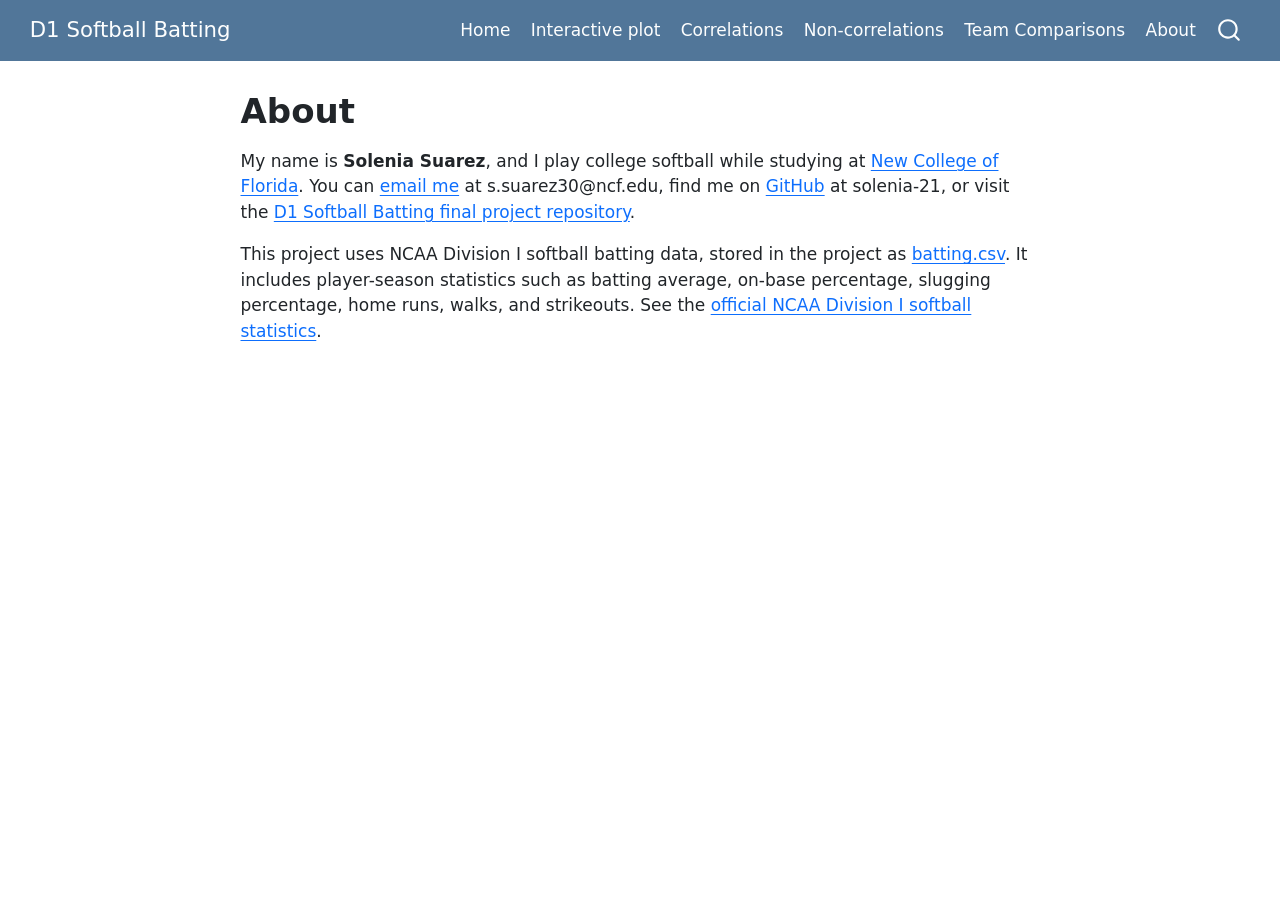
<file: about.html>
<!DOCTYPE html>
<html xmlns="http://www.w3.org/1999/xhtml" lang="en" xml:lang="en"><head>

<meta charset="utf-8">
<meta name="generator" content="quarto-1.10.19">

<meta name="viewport" content="width=device-width, initial-scale=1.0, user-scalable=yes">


<title>About – D1 Softball Batting</title>
<style>
/* Default styles provided by pandoc.
** See https://pandoc.org/MANUAL.html#variables-for-html for config info.
*/
span.smallcaps{font-variant: small-caps;}
div.columns{display: flex; gap: 1.5em;}
div.column{flex: auto;}
@media screen {
div.columns{gap: min(4vw, 1.5em);}
div.column{overflow-x: auto;}
}
div.hanging-indent{margin-left: 1.5em; text-indent: -1.5em;}
ul.task-list{list-style: none;}
ul.task-list li input[type="checkbox"] {
  width: 0.8em;
  margin: 0 0.8em 0.2em -1em; /* quarto-specific, see https://github.com/quarto-dev/quarto-cli/issues/4556 */ 
  vertical-align: middle;
}
</style>


<script src="site_libs/quarto-nav/quarto-nav.js"></script>
<script src="site_libs/quarto-nav/headroom.min.js"></script>
<script src="site_libs/clipboard/clipboard.min.js"></script>
<script src="site_libs/quarto-search/autocomplete.umd.js"></script>
<script src="site_libs/quarto-search/fuse.min.js"></script>
<script src="site_libs/quarto-search/quarto-search.js"></script>
<meta name="quarto:offset" content="./">
<script src="site_libs/quarto-html/quarto.js" type="module"></script>
<script src="site_libs/quarto-html/tabsets/tabsets.js" type="module"></script>
<script src="site_libs/quarto-html/popper.min.js"></script>
<script src="site_libs/quarto-html/tippy.umd.min.js"></script>
<script src="site_libs/quarto-html/anchor.min.js"></script>
<link href="site_libs/quarto-html/tippy.css" rel="stylesheet">
<link href="site_libs/quarto-html/quarto-syntax-highlighting-bf27225e3a48a9273f3daa8f8e829971.css" rel="stylesheet" id="quarto-text-highlighting-styles">
<script src="site_libs/bootstrap/bootstrap.min.js"></script>
<link href="site_libs/bootstrap/bootstrap-icons.css" rel="stylesheet">
<link href="site_libs/bootstrap/bootstrap-8c69f6d005a5e6627934705eb737d028.min.css" rel="stylesheet" append-hash="true" id="quarto-bootstrap" data-mode="light">
<script id="quarto-search-options" type="application/json">{
  "location": "navbar",
  "copy-button": false,
  "collapse-after": 3,
  "panel-placement": "end",
  "type": "overlay",
  "limit": 50,
  "keyboard-shortcut": [
    "f",
    "/",
    "s"
  ],
  "show-item-context": false,
  "language": {
    "search-no-results-text": "No results",
    "search-matching-documents-text": "matching documents",
    "search-copy-link-title": "Copy link to search",
    "search-hide-matches-text": "Hide additional matches",
    "search-more-match-text": "more match in this document",
    "search-more-matches-text": "more matches in this document",
    "search-clear-button-title": "Clear",
    "search-text-placeholder": "",
    "search-detached-cancel-button-title": "Cancel",
    "search-submit-button-title": "Submit",
    "search-label": "Search"
  }
}</script>


</head>

<body class="nav-fixed fullcontent quarto-light">

<div id="quarto-search-results"></div>
  <header id="quarto-header" class="headroom fixed-top">
    <nav class="navbar navbar-expand-lg " data-bs-theme="dark">
      <div class="navbar-container container-fluid">
      <div class="navbar-brand-container mx-auto">
    <a class="navbar-brand" href="./index.html">
    <span class="navbar-title">D1 Softball Batting</span>
    </a>
  </div>
            <div id="quarto-search" class="" title="Search"></div>
          <button class="navbar-toggler" type="button" data-bs-toggle="collapse" data-bs-target="#navbarCollapse" aria-controls="navbarCollapse" role="menu" aria-expanded="false" aria-label="Toggle navigation" onclick="if (window.quartoToggleHeadroom) { window.quartoToggleHeadroom(); }">
  <span class="navbar-toggler-icon"></span>
</button>
          <div class="collapse navbar-collapse" id="navbarCollapse">
            <ul class="navbar-nav navbar-nav-scroll ms-auto">
  <li class="nav-item">
    <a class="nav-link" href="./index.html"> 
<span class="menu-text">Home</span></a>
  </li>  
  <li class="nav-item">
    <a class="nav-link" href="./explorer.html"> 
<span class="menu-text">Interactive plot</span></a>
  </li>  
  <li class="nav-item">
    <a class="nav-link" href="./correlations.html"> 
<span class="menu-text">Correlations</span></a>
  </li>  
  <li class="nav-item">
    <a class="nav-link" href="./non-correlations.html"> 
<span class="menu-text">Non-correlations</span></a>
  </li>  
  <li class="nav-item">
    <a class="nav-link" href="./team-comparisons.html"> 
<span class="menu-text">Team Comparisons</span></a>
  </li>  
  <li class="nav-item">
    <a class="nav-link active" href="./about.html" aria-current="page"> 
<span class="menu-text">About</span></a>
  </li>  
</ul>
          </div> <!-- /navcollapse -->
            <div class="quarto-navbar-tools">
</div>
      </div> <!-- /container-fluid -->
    </nav>
</header>
<!-- content -->
<div id="quarto-content" class="quarto-container page-columns page-rows-contents page-layout-article page-navbar">
<!-- sidebar -->
<!-- margin-sidebar -->
    
<!-- main -->
<main class="content" id="quarto-document-content">

<header id="title-block-header" class="quarto-title-block default">
<div class="quarto-title">
<h1 class="title">About</h1>
</div>



<div class="quarto-title-meta">

    
  
    
  </div>
  


</header>


<p>My name is <strong>Solenia Suarez</strong>, and I play college softball while studying at <a href="https://www.ncf.edu/">New College of Florida</a>. You can <a href="mailto:s.suarez30@ncf.edu">email me</a> at s.suarez30@ncf.edu, find me on <a href="https://github.com/solenia-21">GitHub</a> at solenia-21, or visit the <a href="https://github.com/solenia-21/D1-softball-batting">D1 Softball Batting final project repository</a>.</p>
<p>This project uses NCAA Division I softball batting data, stored in the project as <a href="data/batting.csv">batting.csv</a>. It includes player-season statistics such as batting average, on-base percentage, slugging percentage, home runs, walks, and strikeouts. See the <a href="https://www.ncaa.com/stats/softball/d1">official NCAA Division I softball statistics</a>.</p>



</main> <!-- /main -->
<script id="quarto-html-after-body" type="application/javascript">
  window.document.addEventListener("DOMContentLoaded", function (event) {
    const icon = "";
    const anchorJS = new window.AnchorJS();
    anchorJS.options = {
      placement: 'right',
      icon: icon
    };
    anchorJS.add('.anchored');
    const isCodeAnnotation = (el) => {
      for (const clz of el.classList) {
        if (clz.startsWith('code-annotation-')) {                     
          return true;
        }
      }
      return false;
    }
    const onCopySuccess = function(e) {
      // button target
      const button = e.trigger;
      // don't keep focus
      button.blur();
      // flash "checked"
      button.classList.add('code-copy-button-checked');
      var currentTitle = button.getAttribute("title");
      button.setAttribute("title", "Copied!");
      let tooltip;
      if (window.bootstrap) {
        button.setAttribute("data-bs-toggle", "tooltip");
        button.setAttribute("data-bs-placement", "left");
        button.setAttribute("data-bs-title", "Copied!");
        tooltip = new bootstrap.Tooltip(button, 
          { trigger: "manual", 
            customClass: "code-copy-button-tooltip",
            offset: [0, -8]});
        tooltip.show();    
      }
      setTimeout(function() {
        if (tooltip) {
          tooltip.hide();
          button.removeAttribute("data-bs-title");
          button.removeAttribute("data-bs-toggle");
          button.removeAttribute("data-bs-placement");
        }
        button.setAttribute("title", currentTitle);
        button.classList.remove('code-copy-button-checked');
      }, 1000);
      // clear code selection
      e.clearSelection();
    }
    const getTextToCopy = function(trigger) {
      const outerScaffold = trigger.parentElement.cloneNode(true);
      const codeEl = outerScaffold.querySelector('code');
      for (const childEl of codeEl.children) {
        if (isCodeAnnotation(childEl)) {
          childEl.remove();
        }
      }
      return codeEl.innerText;
    }
    const clipboard = new window.ClipboardJS('.code-copy-button:not([data-in-quarto-modal])', {
      text: getTextToCopy
    });
    clipboard.on('success', onCopySuccess);
    if (window.document.getElementById('quarto-embedded-source-code-modal')) {
      const clipboardModal = new window.ClipboardJS('.code-copy-button[data-in-quarto-modal]', {
        text: getTextToCopy,
        container: window.document.getElementById('quarto-embedded-source-code-modal')
      });
      clipboardModal.on('success', onCopySuccess);
    }
      var localhostRegex = new RegExp(/^(?:http|https):\/\/localhost\:?[0-9]*\//);
      var mailtoRegex = new RegExp(/^mailto:/);
        var filterRegex = new RegExp("https:\/\/solenia-21\.github\.io\/D1-softball-batting\/");
      var isInternal = (href) => {
          return filterRegex.test(href) || localhostRegex.test(href) || mailtoRegex.test(href);
      }
      // Inspect non-navigation links and adorn them if external
     var links = window.document.querySelectorAll('a[href]:not(.nav-link):not(.navbar-brand):not(.toc-action):not(.sidebar-link):not(.sidebar-item-toggle):not(.pagination-link):not(.no-external):not([aria-hidden]):not(.dropdown-item):not(.quarto-navigation-tool):not(.about-link)');
      for (var i=0; i<links.length; i++) {
        const link = links[i];
        if (!isInternal(link.href)) {
          // undo the damage that might have been done by quarto-nav.js in the case of
          // links that we want to consider external
          if (link.dataset.originalHref !== undefined) {
            link.href = link.dataset.originalHref;
          }
        }
      }
    function tippyHover(el, contentFn, onTriggerFn, onUntriggerFn) {
      const config = {
        allowHTML: true,
        maxWidth: 500,
        delay: 100,
        arrow: false,
        appendTo: function(el) {
            return el.parentElement;
        },
        interactive: true,
        interactiveBorder: 10,
        theme: 'quarto',
        placement: 'bottom-start',
      };
      if (contentFn) {
        config.content = contentFn;
      }
      if (onTriggerFn) {
        config.onTrigger = onTriggerFn;
      }
      if (onUntriggerFn) {
        config.onUntrigger = onUntriggerFn;
      }
      window.tippy(el, config); 
    }
    const noterefs = window.document.querySelectorAll('a[role="doc-noteref"]');
    for (var i=0; i<noterefs.length; i++) {
      const ref = noterefs[i];
      tippyHover(ref, function() {
        // use id or data attribute instead here
        let href = ref.getAttribute('data-footnote-href') || ref.getAttribute('href');
        try { href = new URL(href).hash; } catch {}
        const id = href.replace(/^#\/?/, "");
        const note = window.document.getElementById(id);
        if (note) {
          return note.innerHTML;
        } else {
          return "";
        }
      });
    }
    const xrefs = window.document.querySelectorAll('a.quarto-xref');
    const processXRef = (id, note) => {
      // Strip column container classes
      const stripColumnClz = (el) => {
        el.classList.remove("page-full", "page-columns");
        if (el.children) {
          for (const child of el.children) {
            stripColumnClz(child);
          }
        }
      }
      stripColumnClz(note)
      if (id === null || id.startsWith('sec-')) {
        // Special case sections, only their first couple elements
        const container = document.createElement("div");
        if (note.children && note.children.length > 2) {
          container.appendChild(note.children[0].cloneNode(true));
          for (let i = 1; i < note.children.length; i++) {
            const child = note.children[i];
            if (child.tagName === "P" && child.innerText === "") {
              continue;
            } else {
              container.appendChild(child.cloneNode(true));
              break;
            }
          }
          if (window.Quarto?.typesetMath) {
            window.Quarto.typesetMath(container);
          }
          return container.innerHTML
        } else {
          if (window.Quarto?.typesetMath) {
            window.Quarto.typesetMath(note);
          }
          return note.innerHTML;
        }
      } else {
        // Remove any anchor links if they are present
        const anchorLink = note.querySelector('a.anchorjs-link');
        if (anchorLink) {
          anchorLink.remove();
        }
        if (window.Quarto?.typesetMath) {
          window.Quarto.typesetMath(note);
        }
        if (note.classList.contains("callout")) {
          return note.outerHTML;
        } else {
          return note.innerHTML;
        }
      }
    }
    for (var i=0; i<xrefs.length; i++) {
      const xref = xrefs[i];
      tippyHover(xref, undefined, function(instance) {
        instance.disable();
        let url = xref.getAttribute('href');
        let hash = undefined; 
        if (url.startsWith('#')) {
          hash = url;
        } else {
          try { hash = new URL(url).hash; } catch {}
        }
        if (hash) {
          const id = hash.replace(/^#\/?/, "");
          const note = window.document.getElementById(id);
          if (note !== null) {
            try {
              const html = processXRef(id, note.cloneNode(true));
              instance.setContent(html);
            } finally {
              instance.enable();
              instance.show();
            }
          } else {
            // See if we can fetch this
            fetch(url.split('#')[0])
            .then(res => res.text())
            .then(html => {
              const parser = new DOMParser();
              const htmlDoc = parser.parseFromString(html, "text/html");
              const note = htmlDoc.getElementById(id);
              if (note !== null) {
                const html = processXRef(id, note);
                instance.setContent(html);
              } 
            }).finally(() => {
              instance.enable();
              instance.show();
            });
          }
        } else {
          // See if we can fetch a full url (with no hash to target)
          // This is a special case and we should probably do some content thinning / targeting
          fetch(url)
          .then(res => res.text())
          .then(html => {
            const parser = new DOMParser();
            const htmlDoc = parser.parseFromString(html, "text/html");
            const note = htmlDoc.querySelector('main.content');
            if (note !== null) {
              // This should only happen for chapter cross references
              // (since there is no id in the URL)
              // remove the first header
              if (note.children.length > 0 && note.children[0].tagName === "HEADER") {
                note.children[0].remove();
              }
              const html = processXRef(null, note);
              instance.setContent(html);
            } 
          }).finally(() => {
            instance.enable();
            instance.show();
          });
        }
      }, function(instance) {
      });
    }
        let selectedAnnoteEl;
        const selectorForAnnotation = ( cell, annotation) => {
          let cellAttr = 'data-code-cell="' + cell + '"';
          let lineAttr = 'data-code-annotation="' +  annotation + '"';
          const selector = 'span[' + cellAttr + '][' + lineAttr + ']';
          return selector;
        }
        const selectCodeLines = (annoteEl) => {
          const doc = window.document;
          const targetCell = annoteEl.getAttribute("data-target-cell");
          const targetAnnotation = annoteEl.getAttribute("data-target-annotation");
          const annoteSpan = window.document.querySelector(selectorForAnnotation(targetCell, targetAnnotation));
          const lines = annoteSpan.getAttribute("data-code-lines").split(",");
          const lineIds = lines.map((line) => {
            return targetCell + "-" + line;
          })
          let top = null;
          let height = null;
          let parent = null;
          if (lineIds.length > 0) {
              //compute the position of the single el (top and bottom and make a div)
              const el = window.document.getElementById(lineIds[0]);
              top = el.offsetTop;
              height = el.offsetHeight;
              parent = el.parentElement.parentElement;
            if (lineIds.length > 1) {
              const lastEl = window.document.getElementById(lineIds[lineIds.length - 1]);
              const bottom = lastEl.offsetTop + lastEl.offsetHeight;
              height = bottom - top;
            }
            if (top !== null && height !== null && parent !== null) {
              // cook up a div (if necessary) and position it 
              let div = window.document.getElementById("code-annotation-line-highlight");
              if (div === null) {
                div = window.document.createElement("div");
                div.setAttribute("id", "code-annotation-line-highlight");
                div.style.position = 'absolute';
                parent.appendChild(div);
              }
              div.style.top = top - 2 + "px";
              div.style.height = height + 4 + "px";
              div.style.left = 0;
              let gutterDiv = window.document.getElementById("code-annotation-line-highlight-gutter");
              if (gutterDiv === null) {
                gutterDiv = window.document.createElement("div");
                gutterDiv.setAttribute("id", "code-annotation-line-highlight-gutter");
                gutterDiv.style.position = 'absolute';
                const codeCell = window.document.getElementById(targetCell);
                const gutter = codeCell.querySelector('.code-annotation-gutter');
                gutter.appendChild(gutterDiv);
              }
              gutterDiv.style.top = top - 2 + "px";
              gutterDiv.style.height = height + 4 + "px";
            }
            selectedAnnoteEl = annoteEl;
          }
        };
        const unselectCodeLines = () => {
          const elementsIds = ["code-annotation-line-highlight", "code-annotation-line-highlight-gutter"];
          elementsIds.forEach((elId) => {
            const div = window.document.getElementById(elId);
            if (div) {
              div.remove();
            }
          });
          selectedAnnoteEl = undefined;
        };
          // Handle positioning of the toggle
      window.addEventListener(
        "resize",
        throttle(() => {
          elRect = undefined;
          if (selectedAnnoteEl) {
            selectCodeLines(selectedAnnoteEl);
          }
        }, 10)
      );
      function throttle(fn, ms) {
      let throttle = false;
      let timer;
        return (...args) => {
          if(!throttle) { // first call gets through
              fn.apply(this, args);
              throttle = true;
          } else { // all the others get throttled
              if(timer) clearTimeout(timer); // cancel #2
              timer = setTimeout(() => {
                fn.apply(this, args);
                timer = throttle = false;
              }, ms);
          }
        };
      }
        // Attach click handler to the DT
        const annoteDls = window.document.querySelectorAll('dt[data-target-cell]');
        for (const annoteDlNode of annoteDls) {
          annoteDlNode.addEventListener('click', (event) => {
            const clickedEl = event.target;
            if (clickedEl !== selectedAnnoteEl) {
              unselectCodeLines();
              const activeEl = window.document.querySelector('dt[data-target-cell].code-annotation-active');
              if (activeEl) {
                activeEl.classList.remove('code-annotation-active');
              }
              selectCodeLines(clickedEl);
              clickedEl.classList.add('code-annotation-active');
            } else {
              // Unselect the line
              unselectCodeLines();
              clickedEl.classList.remove('code-annotation-active');
            }
          });
        }
    const findCites = (el) => {
      const parentEl = el.parentElement;
      if (parentEl) {
        const cites = parentEl.dataset.cites;
        if (cites) {
          return {
            el,
            cites: cites.split(' ')
          };
        } else {
          return findCites(el.parentElement)
        }
      } else {
        return undefined;
      }
    };
    var bibliorefs = window.document.querySelectorAll('a[role="doc-biblioref"]');
    for (var i=0; i<bibliorefs.length; i++) {
      const ref = bibliorefs[i];
      const citeInfo = findCites(ref);
      if (citeInfo) {
        tippyHover(citeInfo.el, function() {
          var popup = window.document.createElement('div');
          citeInfo.cites.forEach(function(cite) {
            var citeDiv = window.document.createElement('div');
            citeDiv.classList.add('hanging-indent');
            citeDiv.classList.add('csl-entry');
            var biblioDiv = window.document.getElementById('ref-' + cite);
            if (biblioDiv) {
              citeDiv.innerHTML = biblioDiv.innerHTML;
            }
            popup.appendChild(citeDiv);
          });
          return popup.innerHTML;
        });
      }
    }
  });
  </script>
</div> <!-- /content -->




</body></html>
</file>
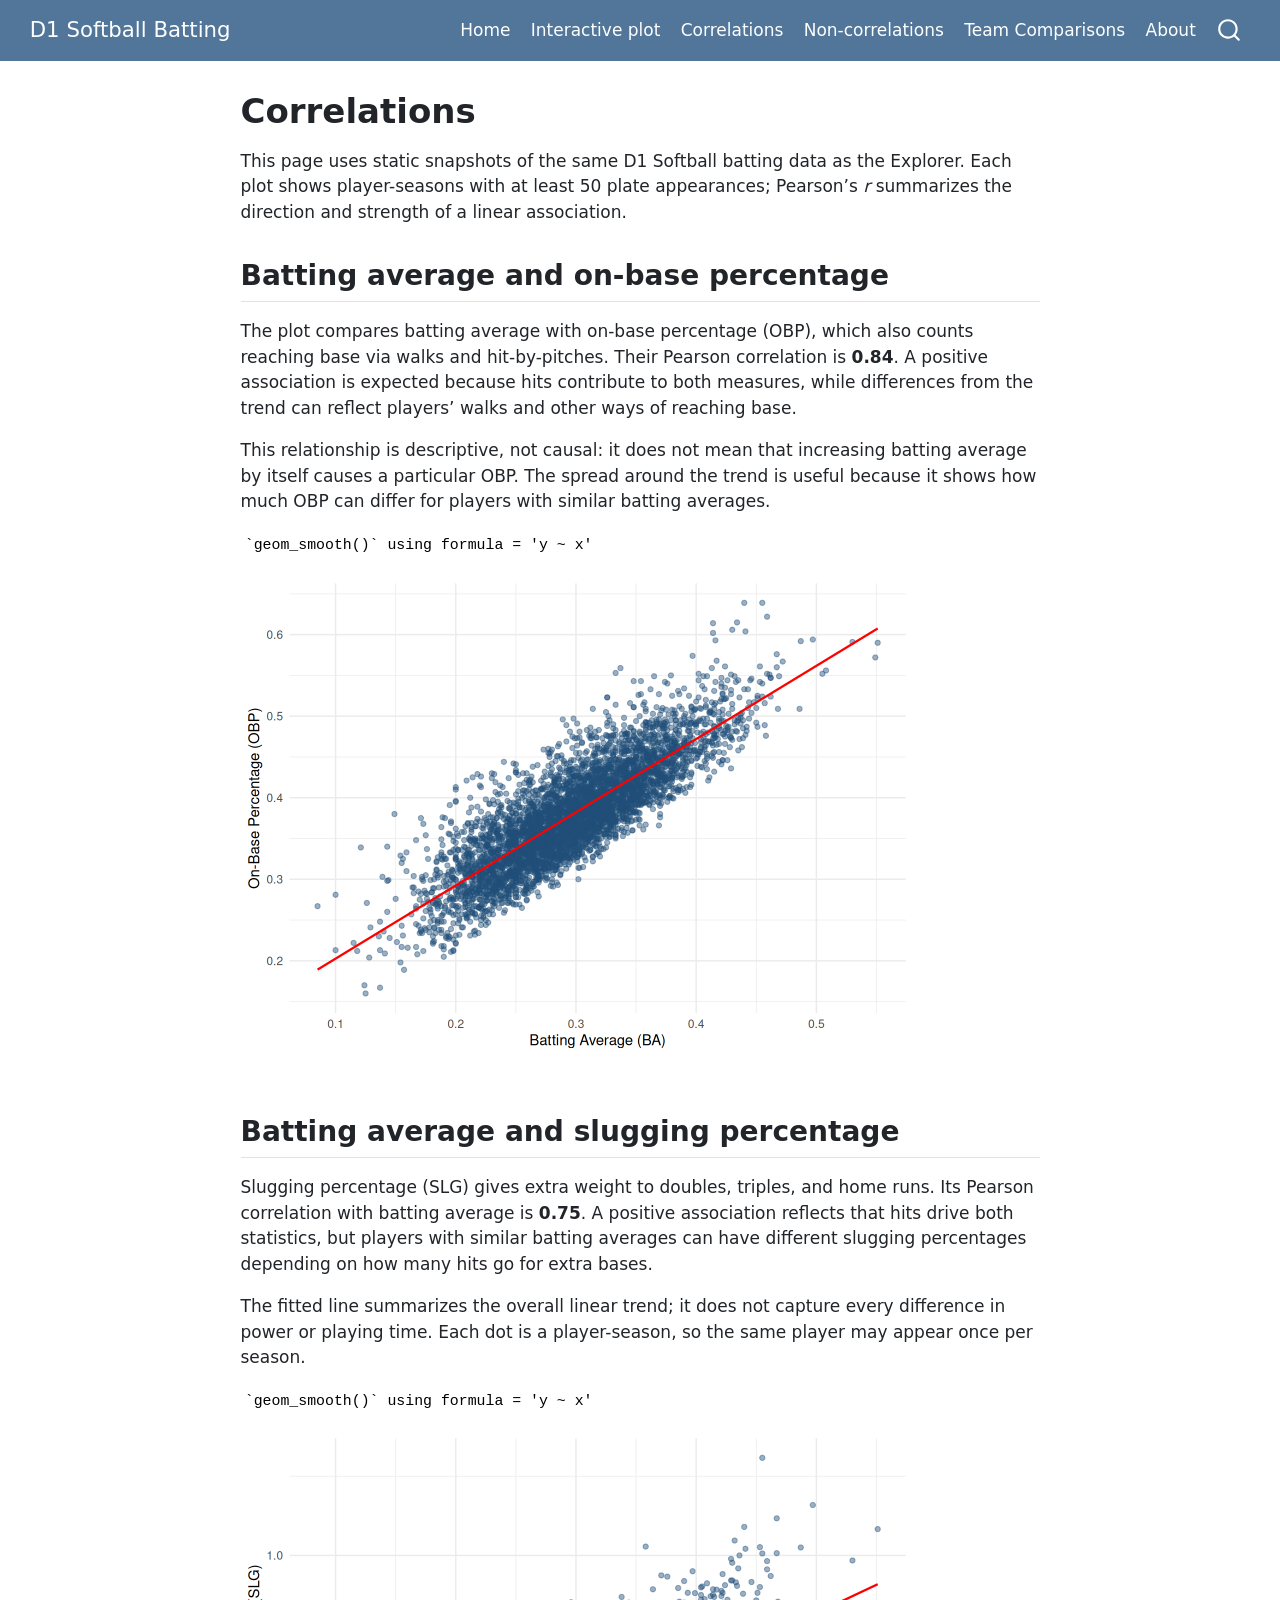
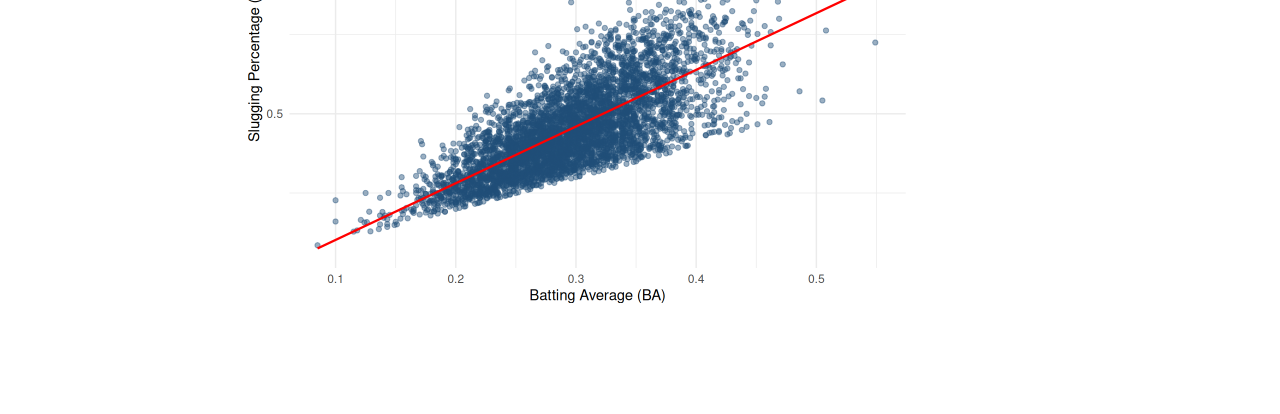
<file: correlations.html>
<!DOCTYPE html>
<html xmlns="http://www.w3.org/1999/xhtml" lang="en" xml:lang="en"><head>

<meta charset="utf-8">
<meta name="generator" content="quarto-1.10.19">

<meta name="viewport" content="width=device-width, initial-scale=1.0, user-scalable=yes">


<title>Correlations – D1 Softball Batting</title>
<style>
/* Default styles provided by pandoc.
** See https://pandoc.org/MANUAL.html#variables-for-html for config info.
*/
span.smallcaps{font-variant: small-caps;}
div.columns{display: flex; gap: 1.5em;}
div.column{flex: auto;}
@media screen {
div.columns{gap: min(4vw, 1.5em);}
div.column{overflow-x: auto;}
}
div.hanging-indent{margin-left: 1.5em; text-indent: -1.5em;}
ul.task-list{list-style: none;}
ul.task-list li input[type="checkbox"] {
  width: 0.8em;
  margin: 0 0.8em 0.2em -1em; /* quarto-specific, see https://github.com/quarto-dev/quarto-cli/issues/4556 */ 
  vertical-align: middle;
}
</style>


<script src="site_libs/quarto-nav/quarto-nav.js"></script>
<script src="site_libs/quarto-nav/headroom.min.js"></script>
<script src="site_libs/clipboard/clipboard.min.js"></script>
<script src="site_libs/quarto-search/autocomplete.umd.js"></script>
<script src="site_libs/quarto-search/fuse.min.js"></script>
<script src="site_libs/quarto-search/quarto-search.js"></script>
<meta name="quarto:offset" content="./">
<script src="site_libs/quarto-html/quarto.js" type="module"></script>
<script src="site_libs/quarto-html/tabsets/tabsets.js" type="module"></script>
<script src="site_libs/quarto-html/popper.min.js"></script>
<script src="site_libs/quarto-html/tippy.umd.min.js"></script>
<script src="site_libs/quarto-html/anchor.min.js"></script>
<link href="site_libs/quarto-html/tippy.css" rel="stylesheet">
<link href="site_libs/quarto-html/quarto-syntax-highlighting-bf27225e3a48a9273f3daa8f8e829971.css" rel="stylesheet" id="quarto-text-highlighting-styles">
<script src="site_libs/bootstrap/bootstrap.min.js"></script>
<link href="site_libs/bootstrap/bootstrap-icons.css" rel="stylesheet">
<link href="site_libs/bootstrap/bootstrap-8c69f6d005a5e6627934705eb737d028.min.css" rel="stylesheet" append-hash="true" id="quarto-bootstrap" data-mode="light">
<script id="quarto-search-options" type="application/json">{
  "location": "navbar",
  "copy-button": false,
  "collapse-after": 3,
  "panel-placement": "end",
  "type": "overlay",
  "limit": 50,
  "keyboard-shortcut": [
    "f",
    "/",
    "s"
  ],
  "show-item-context": false,
  "language": {
    "search-no-results-text": "No results",
    "search-matching-documents-text": "matching documents",
    "search-copy-link-title": "Copy link to search",
    "search-hide-matches-text": "Hide additional matches",
    "search-more-match-text": "more match in this document",
    "search-more-matches-text": "more matches in this document",
    "search-clear-button-title": "Clear",
    "search-text-placeholder": "",
    "search-detached-cancel-button-title": "Cancel",
    "search-submit-button-title": "Submit",
    "search-label": "Search"
  }
}</script>


</head>

<body class="nav-fixed fullcontent quarto-light">

<div id="quarto-search-results"></div>
  <header id="quarto-header" class="headroom fixed-top">
    <nav class="navbar navbar-expand-lg " data-bs-theme="dark">
      <div class="navbar-container container-fluid">
      <div class="navbar-brand-container mx-auto">
    <a class="navbar-brand" href="./index.html">
    <span class="navbar-title">D1 Softball Batting</span>
    </a>
  </div>
            <div id="quarto-search" class="" title="Search"></div>
          <button class="navbar-toggler" type="button" data-bs-toggle="collapse" data-bs-target="#navbarCollapse" aria-controls="navbarCollapse" role="menu" aria-expanded="false" aria-label="Toggle navigation" onclick="if (window.quartoToggleHeadroom) { window.quartoToggleHeadroom(); }">
  <span class="navbar-toggler-icon"></span>
</button>
          <div class="collapse navbar-collapse" id="navbarCollapse">
            <ul class="navbar-nav navbar-nav-scroll ms-auto">
  <li class="nav-item">
    <a class="nav-link" href="./index.html"> 
<span class="menu-text">Home</span></a>
  </li>  
  <li class="nav-item">
    <a class="nav-link" href="./explorer.html"> 
<span class="menu-text">Interactive plot</span></a>
  </li>  
  <li class="nav-item">
    <a class="nav-link active" href="./correlations.html" aria-current="page"> 
<span class="menu-text">Correlations</span></a>
  </li>  
  <li class="nav-item">
    <a class="nav-link" href="./non-correlations.html"> 
<span class="menu-text">Non-correlations</span></a>
  </li>  
  <li class="nav-item">
    <a class="nav-link" href="./team-comparisons.html"> 
<span class="menu-text">Team Comparisons</span></a>
  </li>  
  <li class="nav-item">
    <a class="nav-link" href="./about.html"> 
<span class="menu-text">About</span></a>
  </li>  
</ul>
          </div> <!-- /navcollapse -->
            <div class="quarto-navbar-tools">
</div>
      </div> <!-- /container-fluid -->
    </nav>
</header>
<!-- content -->
<div id="quarto-content" class="quarto-container page-columns page-rows-contents page-layout-article page-navbar">
<!-- sidebar -->
<!-- margin-sidebar -->
    
<!-- main -->
<main class="content" id="quarto-document-content">

<header id="title-block-header" class="quarto-title-block default">
<div class="quarto-title">
<h1 class="title">Correlations</h1>
</div>



<div class="quarto-title-meta">

    
  
    
  </div>
  


</header>


<p>This page uses static snapshots of the same D1 Softball batting data as the Explorer. Each plot shows player-seasons with at least 50 plate appearances; Pearson’s <em>r</em> summarizes the direction and strength of a linear association.</p>
<section id="batting-average-and-on-base-percentage" class="level2">
<h2 class="anchored" data-anchor-id="batting-average-and-on-base-percentage">Batting average and on-base percentage</h2>
<p>The plot compares batting average with on-base percentage (OBP), which also counts reaching base via walks and hit-by-pitches. Their Pearson correlation is <strong>0.84</strong>. A positive association is expected because hits contribute to both measures, while differences from the trend can reflect players’ walks and other ways of reaching base.</p>
<p>This relationship is descriptive, not causal: it does not mean that increasing batting average by itself causes a particular OBP. The spread around the trend is useful because it shows how much OBP can differ for players with similar batting averages.</p>
<div class="cell">
<div class="cell-output cell-output-stderr">
<pre><code>`geom_smooth()` using formula = 'y ~ x'</code></pre>
</div>
<div class="cell-output-display">
<div>
<figure class="figure">
<p><img src="correlations_files/figure-html/unnamed-chunk-1-1.png" class="img-fluid figure-img" width="672"></p>
</figure>
</div>
</div>
</div>
</section>
<section id="batting-average-and-slugging-percentage" class="level2">
<h2 class="anchored" data-anchor-id="batting-average-and-slugging-percentage">Batting average and slugging percentage</h2>
<p>Slugging percentage (SLG) gives extra weight to doubles, triples, and home runs. Its Pearson correlation with batting average is <strong>0.75</strong>. A positive association reflects that hits drive both statistics, but players with similar batting averages can have different slugging percentages depending on how many hits go for extra bases.</p>
<p>The fitted line summarizes the overall linear trend; it does not capture every difference in power or playing time. Each dot is a player-season, so the same player may appear once per season.</p>
<div class="cell">
<div class="cell-output cell-output-stderr">
<pre><code>`geom_smooth()` using formula = 'y ~ x'</code></pre>
</div>
<div class="cell-output-display">
<div>
<figure class="figure">
<p><img src="correlations_files/figure-html/unnamed-chunk-2-1.png" class="img-fluid figure-img" width="672"></p>
</figure>
</div>
</div>
</div>


</section>

</main> <!-- /main -->
<script id="quarto-html-after-body" type="application/javascript">
  window.document.addEventListener("DOMContentLoaded", function (event) {
    const icon = "";
    const anchorJS = new window.AnchorJS();
    anchorJS.options = {
      placement: 'right',
      icon: icon
    };
    anchorJS.add('.anchored');
    const isCodeAnnotation = (el) => {
      for (const clz of el.classList) {
        if (clz.startsWith('code-annotation-')) {                     
          return true;
        }
      }
      return false;
    }
    const onCopySuccess = function(e) {
      // button target
      const button = e.trigger;
      // don't keep focus
      button.blur();
      // flash "checked"
      button.classList.add('code-copy-button-checked');
      var currentTitle = button.getAttribute("title");
      button.setAttribute("title", "Copied!");
      let tooltip;
      if (window.bootstrap) {
        button.setAttribute("data-bs-toggle", "tooltip");
        button.setAttribute("data-bs-placement", "left");
        button.setAttribute("data-bs-title", "Copied!");
        tooltip = new bootstrap.Tooltip(button, 
          { trigger: "manual", 
            customClass: "code-copy-button-tooltip",
            offset: [0, -8]});
        tooltip.show();    
      }
      setTimeout(function() {
        if (tooltip) {
          tooltip.hide();
          button.removeAttribute("data-bs-title");
          button.removeAttribute("data-bs-toggle");
          button.removeAttribute("data-bs-placement");
        }
        button.setAttribute("title", currentTitle);
        button.classList.remove('code-copy-button-checked');
      }, 1000);
      // clear code selection
      e.clearSelection();
    }
    const getTextToCopy = function(trigger) {
      const outerScaffold = trigger.parentElement.cloneNode(true);
      const codeEl = outerScaffold.querySelector('code');
      for (const childEl of codeEl.children) {
        if (isCodeAnnotation(childEl)) {
          childEl.remove();
        }
      }
      return codeEl.innerText;
    }
    const clipboard = new window.ClipboardJS('.code-copy-button:not([data-in-quarto-modal])', {
      text: getTextToCopy
    });
    clipboard.on('success', onCopySuccess);
    if (window.document.getElementById('quarto-embedded-source-code-modal')) {
      const clipboardModal = new window.ClipboardJS('.code-copy-button[data-in-quarto-modal]', {
        text: getTextToCopy,
        container: window.document.getElementById('quarto-embedded-source-code-modal')
      });
      clipboardModal.on('success', onCopySuccess);
    }
      var localhostRegex = new RegExp(/^(?:http|https):\/\/localhost\:?[0-9]*\//);
      var mailtoRegex = new RegExp(/^mailto:/);
        var filterRegex = new RegExp("https:\/\/solenia-21\.github\.io\/D1-softball-batting\/");
      var isInternal = (href) => {
          return filterRegex.test(href) || localhostRegex.test(href) || mailtoRegex.test(href);
      }
      // Inspect non-navigation links and adorn them if external
     var links = window.document.querySelectorAll('a[href]:not(.nav-link):not(.navbar-brand):not(.toc-action):not(.sidebar-link):not(.sidebar-item-toggle):not(.pagination-link):not(.no-external):not([aria-hidden]):not(.dropdown-item):not(.quarto-navigation-tool):not(.about-link)');
      for (var i=0; i<links.length; i++) {
        const link = links[i];
        if (!isInternal(link.href)) {
          // undo the damage that might have been done by quarto-nav.js in the case of
          // links that we want to consider external
          if (link.dataset.originalHref !== undefined) {
            link.href = link.dataset.originalHref;
          }
        }
      }
    function tippyHover(el, contentFn, onTriggerFn, onUntriggerFn) {
      const config = {
        allowHTML: true,
        maxWidth: 500,
        delay: 100,
        arrow: false,
        appendTo: function(el) {
            return el.parentElement;
        },
        interactive: true,
        interactiveBorder: 10,
        theme: 'quarto',
        placement: 'bottom-start',
      };
      if (contentFn) {
        config.content = contentFn;
      }
      if (onTriggerFn) {
        config.onTrigger = onTriggerFn;
      }
      if (onUntriggerFn) {
        config.onUntrigger = onUntriggerFn;
      }
      window.tippy(el, config); 
    }
    const noterefs = window.document.querySelectorAll('a[role="doc-noteref"]');
    for (var i=0; i<noterefs.length; i++) {
      const ref = noterefs[i];
      tippyHover(ref, function() {
        // use id or data attribute instead here
        let href = ref.getAttribute('data-footnote-href') || ref.getAttribute('href');
        try { href = new URL(href).hash; } catch {}
        const id = href.replace(/^#\/?/, "");
        const note = window.document.getElementById(id);
        if (note) {
          return note.innerHTML;
        } else {
          return "";
        }
      });
    }
    const xrefs = window.document.querySelectorAll('a.quarto-xref');
    const processXRef = (id, note) => {
      // Strip column container classes
      const stripColumnClz = (el) => {
        el.classList.remove("page-full", "page-columns");
        if (el.children) {
          for (const child of el.children) {
            stripColumnClz(child);
          }
        }
      }
      stripColumnClz(note)
      if (id === null || id.startsWith('sec-')) {
        // Special case sections, only their first couple elements
        const container = document.createElement("div");
        if (note.children && note.children.length > 2) {
          container.appendChild(note.children[0].cloneNode(true));
          for (let i = 1; i < note.children.length; i++) {
            const child = note.children[i];
            if (child.tagName === "P" && child.innerText === "") {
              continue;
            } else {
              container.appendChild(child.cloneNode(true));
              break;
            }
          }
          if (window.Quarto?.typesetMath) {
            window.Quarto.typesetMath(container);
          }
          return container.innerHTML
        } else {
          if (window.Quarto?.typesetMath) {
            window.Quarto.typesetMath(note);
          }
          return note.innerHTML;
        }
      } else {
        // Remove any anchor links if they are present
        const anchorLink = note.querySelector('a.anchorjs-link');
        if (anchorLink) {
          anchorLink.remove();
        }
        if (window.Quarto?.typesetMath) {
          window.Quarto.typesetMath(note);
        }
        if (note.classList.contains("callout")) {
          return note.outerHTML;
        } else {
          return note.innerHTML;
        }
      }
    }
    for (var i=0; i<xrefs.length; i++) {
      const xref = xrefs[i];
      tippyHover(xref, undefined, function(instance) {
        instance.disable();
        let url = xref.getAttribute('href');
        let hash = undefined; 
        if (url.startsWith('#')) {
          hash = url;
        } else {
          try { hash = new URL(url).hash; } catch {}
        }
        if (hash) {
          const id = hash.replace(/^#\/?/, "");
          const note = window.document.getElementById(id);
          if (note !== null) {
            try {
              const html = processXRef(id, note.cloneNode(true));
              instance.setContent(html);
            } finally {
              instance.enable();
              instance.show();
            }
          } else {
            // See if we can fetch this
            fetch(url.split('#')[0])
            .then(res => res.text())
            .then(html => {
              const parser = new DOMParser();
              const htmlDoc = parser.parseFromString(html, "text/html");
              const note = htmlDoc.getElementById(id);
              if (note !== null) {
                const html = processXRef(id, note);
                instance.setContent(html);
              } 
            }).finally(() => {
              instance.enable();
              instance.show();
            });
          }
        } else {
          // See if we can fetch a full url (with no hash to target)
          // This is a special case and we should probably do some content thinning / targeting
          fetch(url)
          .then(res => res.text())
          .then(html => {
            const parser = new DOMParser();
            const htmlDoc = parser.parseFromString(html, "text/html");
            const note = htmlDoc.querySelector('main.content');
            if (note !== null) {
              // This should only happen for chapter cross references
              // (since there is no id in the URL)
              // remove the first header
              if (note.children.length > 0 && note.children[0].tagName === "HEADER") {
                note.children[0].remove();
              }
              const html = processXRef(null, note);
              instance.setContent(html);
            } 
          }).finally(() => {
            instance.enable();
            instance.show();
          });
        }
      }, function(instance) {
      });
    }
        let selectedAnnoteEl;
        const selectorForAnnotation = ( cell, annotation) => {
          let cellAttr = 'data-code-cell="' + cell + '"';
          let lineAttr = 'data-code-annotation="' +  annotation + '"';
          const selector = 'span[' + cellAttr + '][' + lineAttr + ']';
          return selector;
        }
        const selectCodeLines = (annoteEl) => {
          const doc = window.document;
          const targetCell = annoteEl.getAttribute("data-target-cell");
          const targetAnnotation = annoteEl.getAttribute("data-target-annotation");
          const annoteSpan = window.document.querySelector(selectorForAnnotation(targetCell, targetAnnotation));
          const lines = annoteSpan.getAttribute("data-code-lines").split(",");
          const lineIds = lines.map((line) => {
            return targetCell + "-" + line;
          })
          let top = null;
          let height = null;
          let parent = null;
          if (lineIds.length > 0) {
              //compute the position of the single el (top and bottom and make a div)
              const el = window.document.getElementById(lineIds[0]);
              top = el.offsetTop;
              height = el.offsetHeight;
              parent = el.parentElement.parentElement;
            if (lineIds.length > 1) {
              const lastEl = window.document.getElementById(lineIds[lineIds.length - 1]);
              const bottom = lastEl.offsetTop + lastEl.offsetHeight;
              height = bottom - top;
            }
            if (top !== null && height !== null && parent !== null) {
              // cook up a div (if necessary) and position it 
              let div = window.document.getElementById("code-annotation-line-highlight");
              if (div === null) {
                div = window.document.createElement("div");
                div.setAttribute("id", "code-annotation-line-highlight");
                div.style.position = 'absolute';
                parent.appendChild(div);
              }
              div.style.top = top - 2 + "px";
              div.style.height = height + 4 + "px";
              div.style.left = 0;
              let gutterDiv = window.document.getElementById("code-annotation-line-highlight-gutter");
              if (gutterDiv === null) {
                gutterDiv = window.document.createElement("div");
                gutterDiv.setAttribute("id", "code-annotation-line-highlight-gutter");
                gutterDiv.style.position = 'absolute';
                const codeCell = window.document.getElementById(targetCell);
                const gutter = codeCell.querySelector('.code-annotation-gutter');
                gutter.appendChild(gutterDiv);
              }
              gutterDiv.style.top = top - 2 + "px";
              gutterDiv.style.height = height + 4 + "px";
            }
            selectedAnnoteEl = annoteEl;
          }
        };
        const unselectCodeLines = () => {
          const elementsIds = ["code-annotation-line-highlight", "code-annotation-line-highlight-gutter"];
          elementsIds.forEach((elId) => {
            const div = window.document.getElementById(elId);
            if (div) {
              div.remove();
            }
          });
          selectedAnnoteEl = undefined;
        };
          // Handle positioning of the toggle
      window.addEventListener(
        "resize",
        throttle(() => {
          elRect = undefined;
          if (selectedAnnoteEl) {
            selectCodeLines(selectedAnnoteEl);
          }
        }, 10)
      );
      function throttle(fn, ms) {
      let throttle = false;
      let timer;
        return (...args) => {
          if(!throttle) { // first call gets through
              fn.apply(this, args);
              throttle = true;
          } else { // all the others get throttled
              if(timer) clearTimeout(timer); // cancel #2
              timer = setTimeout(() => {
                fn.apply(this, args);
                timer = throttle = false;
              }, ms);
          }
        };
      }
        // Attach click handler to the DT
        const annoteDls = window.document.querySelectorAll('dt[data-target-cell]');
        for (const annoteDlNode of annoteDls) {
          annoteDlNode.addEventListener('click', (event) => {
            const clickedEl = event.target;
            if (clickedEl !== selectedAnnoteEl) {
              unselectCodeLines();
              const activeEl = window.document.querySelector('dt[data-target-cell].code-annotation-active');
              if (activeEl) {
                activeEl.classList.remove('code-annotation-active');
              }
              selectCodeLines(clickedEl);
              clickedEl.classList.add('code-annotation-active');
            } else {
              // Unselect the line
              unselectCodeLines();
              clickedEl.classList.remove('code-annotation-active');
            }
          });
        }
    const findCites = (el) => {
      const parentEl = el.parentElement;
      if (parentEl) {
        const cites = parentEl.dataset.cites;
        if (cites) {
          return {
            el,
            cites: cites.split(' ')
          };
        } else {
          return findCites(el.parentElement)
        }
      } else {
        return undefined;
      }
    };
    var bibliorefs = window.document.querySelectorAll('a[role="doc-biblioref"]');
    for (var i=0; i<bibliorefs.length; i++) {
      const ref = bibliorefs[i];
      const citeInfo = findCites(ref);
      if (citeInfo) {
        tippyHover(citeInfo.el, function() {
          var popup = window.document.createElement('div');
          citeInfo.cites.forEach(function(cite) {
            var citeDiv = window.document.createElement('div');
            citeDiv.classList.add('hanging-indent');
            citeDiv.classList.add('csl-entry');
            var biblioDiv = window.document.getElementById('ref-' + cite);
            if (biblioDiv) {
              citeDiv.innerHTML = biblioDiv.innerHTML;
            }
            popup.appendChild(citeDiv);
          });
          return popup.innerHTML;
        });
      }
    }
  });
  </script>
</div> <!-- /content -->




</body></html>
</file>
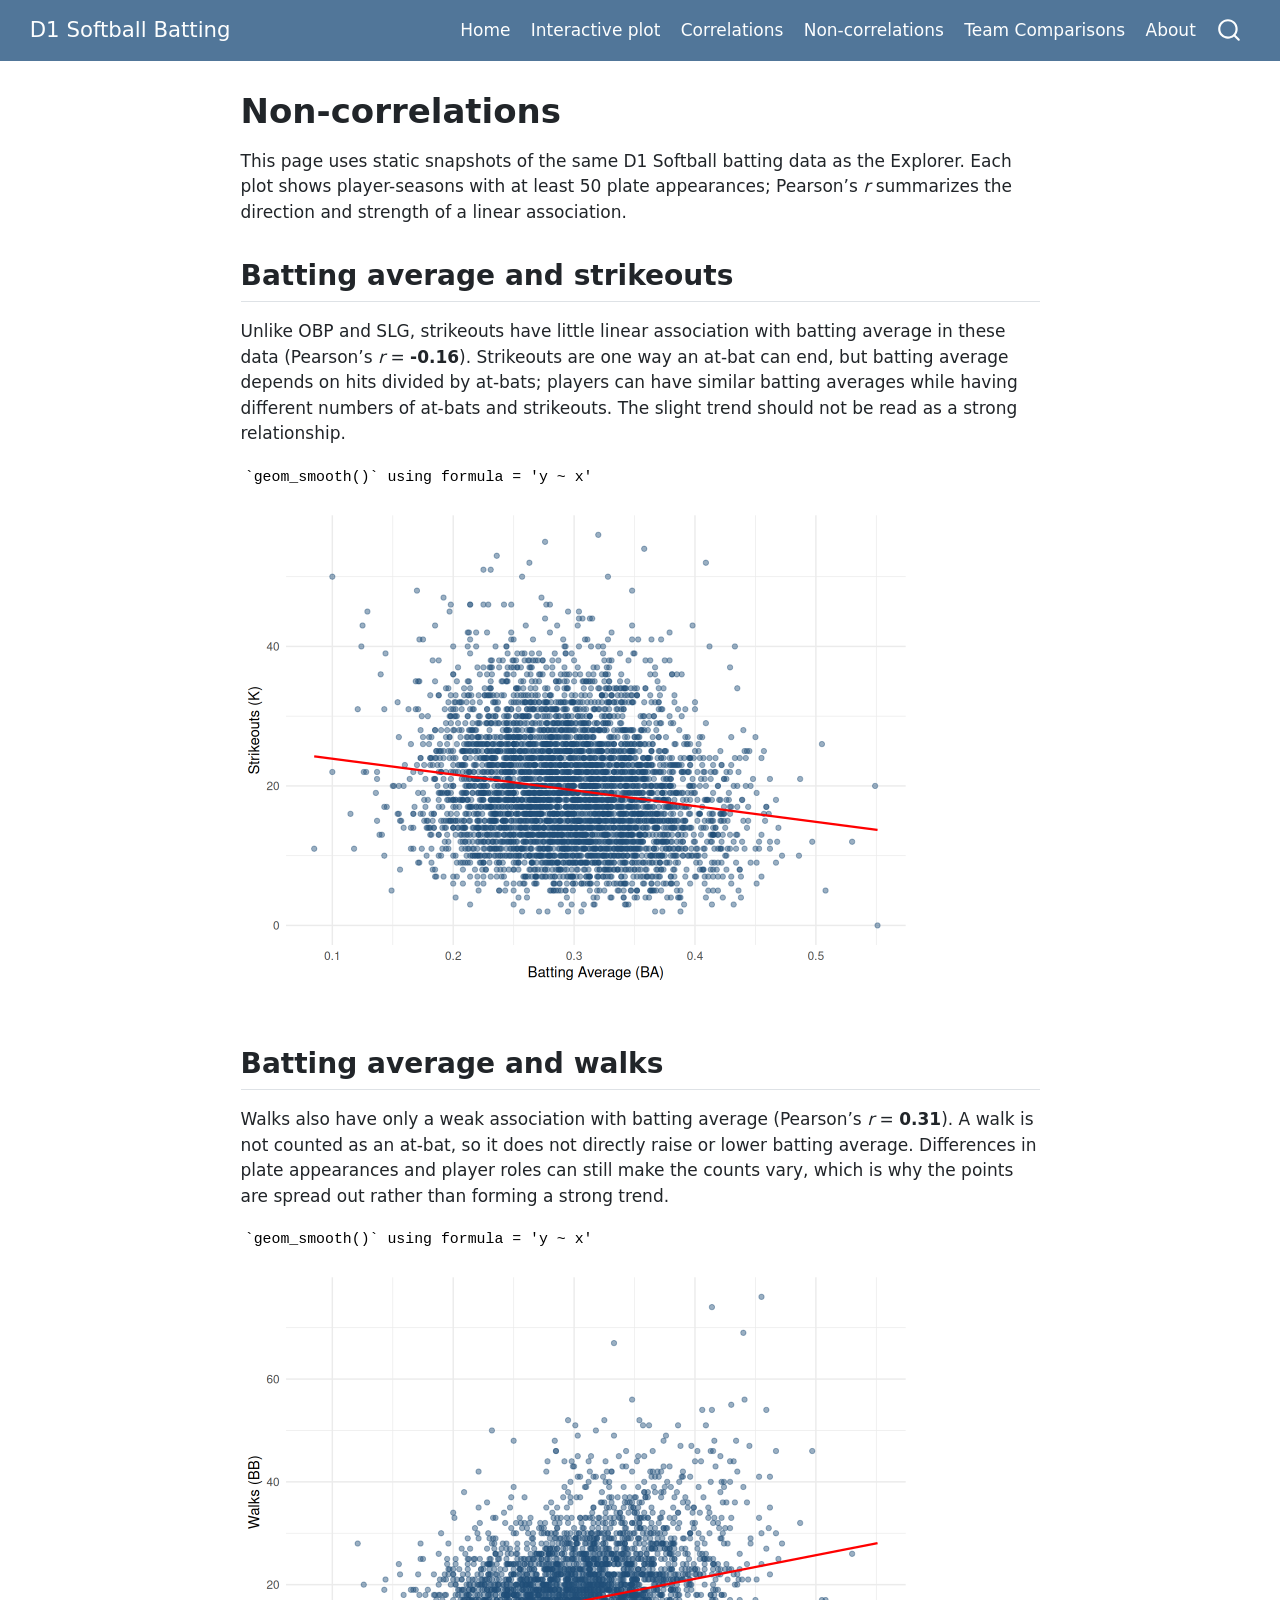
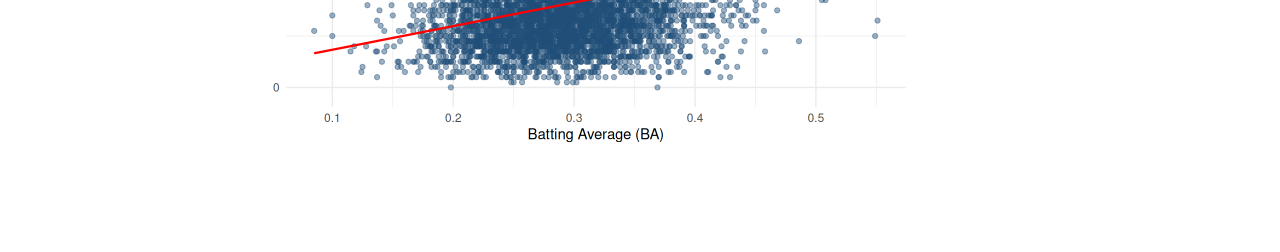
<file: non-correlations.html>
<!DOCTYPE html>
<html xmlns="http://www.w3.org/1999/xhtml" lang="en" xml:lang="en"><head>

<meta charset="utf-8">
<meta name="generator" content="quarto-1.10.19">

<meta name="viewport" content="width=device-width, initial-scale=1.0, user-scalable=yes">


<title>Non-correlations – D1 Softball Batting</title>
<style>
/* Default styles provided by pandoc.
** See https://pandoc.org/MANUAL.html#variables-for-html for config info.
*/
span.smallcaps{font-variant: small-caps;}
div.columns{display: flex; gap: 1.5em;}
div.column{flex: auto;}
@media screen {
div.columns{gap: min(4vw, 1.5em);}
div.column{overflow-x: auto;}
}
div.hanging-indent{margin-left: 1.5em; text-indent: -1.5em;}
ul.task-list{list-style: none;}
ul.task-list li input[type="checkbox"] {
  width: 0.8em;
  margin: 0 0.8em 0.2em -1em; /* quarto-specific, see https://github.com/quarto-dev/quarto-cli/issues/4556 */ 
  vertical-align: middle;
}
</style>


<script src="site_libs/quarto-nav/quarto-nav.js"></script>
<script src="site_libs/quarto-nav/headroom.min.js"></script>
<script src="site_libs/clipboard/clipboard.min.js"></script>
<script src="site_libs/quarto-search/autocomplete.umd.js"></script>
<script src="site_libs/quarto-search/fuse.min.js"></script>
<script src="site_libs/quarto-search/quarto-search.js"></script>
<meta name="quarto:offset" content="./">
<script src="site_libs/quarto-html/quarto.js" type="module"></script>
<script src="site_libs/quarto-html/tabsets/tabsets.js" type="module"></script>
<script src="site_libs/quarto-html/popper.min.js"></script>
<script src="site_libs/quarto-html/tippy.umd.min.js"></script>
<script src="site_libs/quarto-html/anchor.min.js"></script>
<link href="site_libs/quarto-html/tippy.css" rel="stylesheet">
<link href="site_libs/quarto-html/quarto-syntax-highlighting-bf27225e3a48a9273f3daa8f8e829971.css" rel="stylesheet" id="quarto-text-highlighting-styles">
<script src="site_libs/bootstrap/bootstrap.min.js"></script>
<link href="site_libs/bootstrap/bootstrap-icons.css" rel="stylesheet">
<link href="site_libs/bootstrap/bootstrap-8c69f6d005a5e6627934705eb737d028.min.css" rel="stylesheet" append-hash="true" id="quarto-bootstrap" data-mode="light">
<script id="quarto-search-options" type="application/json">{
  "location": "navbar",
  "copy-button": false,
  "collapse-after": 3,
  "panel-placement": "end",
  "type": "overlay",
  "limit": 50,
  "keyboard-shortcut": [
    "f",
    "/",
    "s"
  ],
  "show-item-context": false,
  "language": {
    "search-no-results-text": "No results",
    "search-matching-documents-text": "matching documents",
    "search-copy-link-title": "Copy link to search",
    "search-hide-matches-text": "Hide additional matches",
    "search-more-match-text": "more match in this document",
    "search-more-matches-text": "more matches in this document",
    "search-clear-button-title": "Clear",
    "search-text-placeholder": "",
    "search-detached-cancel-button-title": "Cancel",
    "search-submit-button-title": "Submit",
    "search-label": "Search"
  }
}</script>


</head>

<body class="nav-fixed fullcontent quarto-light">

<div id="quarto-search-results"></div>
  <header id="quarto-header" class="headroom fixed-top">
    <nav class="navbar navbar-expand-lg " data-bs-theme="dark">
      <div class="navbar-container container-fluid">
      <div class="navbar-brand-container mx-auto">
    <a class="navbar-brand" href="./index.html">
    <span class="navbar-title">D1 Softball Batting</span>
    </a>
  </div>
            <div id="quarto-search" class="" title="Search"></div>
          <button class="navbar-toggler" type="button" data-bs-toggle="collapse" data-bs-target="#navbarCollapse" aria-controls="navbarCollapse" role="menu" aria-expanded="false" aria-label="Toggle navigation" onclick="if (window.quartoToggleHeadroom) { window.quartoToggleHeadroom(); }">
  <span class="navbar-toggler-icon"></span>
</button>
          <div class="collapse navbar-collapse" id="navbarCollapse">
            <ul class="navbar-nav navbar-nav-scroll ms-auto">
  <li class="nav-item">
    <a class="nav-link" href="./index.html"> 
<span class="menu-text">Home</span></a>
  </li>  
  <li class="nav-item">
    <a class="nav-link" href="./explorer.html"> 
<span class="menu-text">Interactive plot</span></a>
  </li>  
  <li class="nav-item">
    <a class="nav-link" href="./correlations.html"> 
<span class="menu-text">Correlations</span></a>
  </li>  
  <li class="nav-item">
    <a class="nav-link active" href="./non-correlations.html" aria-current="page"> 
<span class="menu-text">Non-correlations</span></a>
  </li>  
  <li class="nav-item">
    <a class="nav-link" href="./team-comparisons.html"> 
<span class="menu-text">Team Comparisons</span></a>
  </li>  
  <li class="nav-item">
    <a class="nav-link" href="./about.html"> 
<span class="menu-text">About</span></a>
  </li>  
</ul>
          </div> <!-- /navcollapse -->
            <div class="quarto-navbar-tools">
</div>
      </div> <!-- /container-fluid -->
    </nav>
</header>
<!-- content -->
<div id="quarto-content" class="quarto-container page-columns page-rows-contents page-layout-article page-navbar">
<!-- sidebar -->
<!-- margin-sidebar -->
    
<!-- main -->
<main class="content" id="quarto-document-content">

<header id="title-block-header" class="quarto-title-block default">
<div class="quarto-title">
<h1 class="title">Non-correlations</h1>
</div>



<div class="quarto-title-meta">

    
  
    
  </div>
  


</header>


<p>This page uses static snapshots of the same D1 Softball batting data as the Explorer. Each plot shows player-seasons with at least 50 plate appearances; Pearson’s <em>r</em> summarizes the direction and strength of a linear association.</p>
<section id="batting-average-and-strikeouts" class="level2">
<h2 class="anchored" data-anchor-id="batting-average-and-strikeouts">Batting average and strikeouts</h2>
<p>Unlike OBP and SLG, strikeouts have little linear association with batting average in these data (Pearson’s <em>r</em> = <strong>-0.16</strong>). Strikeouts are one way an at-bat can end, but batting average depends on hits divided by at-bats; players can have similar batting averages while having different numbers of at-bats and strikeouts. The slight trend should not be read as a strong relationship.</p>
<div class="cell">
<div class="cell-output cell-output-stderr">
<pre><code>`geom_smooth()` using formula = 'y ~ x'</code></pre>
</div>
<div class="cell-output-display">
<div>
<figure class="figure">
<p><img src="non-correlations_files/figure-html/unnamed-chunk-1-1.png" class="img-fluid figure-img" width="672"></p>
</figure>
</div>
</div>
</div>
</section>
<section id="batting-average-and-walks" class="level2">
<h2 class="anchored" data-anchor-id="batting-average-and-walks">Batting average and walks</h2>
<p>Walks also have only a weak association with batting average (Pearson’s <em>r</em> = <strong>0.31</strong>). A walk is not counted as an at-bat, so it does not directly raise or lower batting average. Differences in plate appearances and player roles can still make the counts vary, which is why the points are spread out rather than forming a strong trend.</p>
<div class="cell">
<div class="cell-output cell-output-stderr">
<pre><code>`geom_smooth()` using formula = 'y ~ x'</code></pre>
</div>
<div class="cell-output-display">
<div>
<figure class="figure">
<p><img src="non-correlations_files/figure-html/unnamed-chunk-2-1.png" class="img-fluid figure-img" width="672"></p>
</figure>
</div>
</div>
</div>


</section>

</main> <!-- /main -->
<script id="quarto-html-after-body" type="application/javascript">
  window.document.addEventListener("DOMContentLoaded", function (event) {
    const icon = "";
    const anchorJS = new window.AnchorJS();
    anchorJS.options = {
      placement: 'right',
      icon: icon
    };
    anchorJS.add('.anchored');
    const isCodeAnnotation = (el) => {
      for (const clz of el.classList) {
        if (clz.startsWith('code-annotation-')) {                     
          return true;
        }
      }
      return false;
    }
    const onCopySuccess = function(e) {
      // button target
      const button = e.trigger;
      // don't keep focus
      button.blur();
      // flash "checked"
      button.classList.add('code-copy-button-checked');
      var currentTitle = button.getAttribute("title");
      button.setAttribute("title", "Copied!");
      let tooltip;
      if (window.bootstrap) {
        button.setAttribute("data-bs-toggle", "tooltip");
        button.setAttribute("data-bs-placement", "left");
        button.setAttribute("data-bs-title", "Copied!");
        tooltip = new bootstrap.Tooltip(button, 
          { trigger: "manual", 
            customClass: "code-copy-button-tooltip",
            offset: [0, -8]});
        tooltip.show();    
      }
      setTimeout(function() {
        if (tooltip) {
          tooltip.hide();
          button.removeAttribute("data-bs-title");
          button.removeAttribute("data-bs-toggle");
          button.removeAttribute("data-bs-placement");
        }
        button.setAttribute("title", currentTitle);
        button.classList.remove('code-copy-button-checked');
      }, 1000);
      // clear code selection
      e.clearSelection();
    }
    const getTextToCopy = function(trigger) {
      const outerScaffold = trigger.parentElement.cloneNode(true);
      const codeEl = outerScaffold.querySelector('code');
      for (const childEl of codeEl.children) {
        if (isCodeAnnotation(childEl)) {
          childEl.remove();
        }
      }
      return codeEl.innerText;
    }
    const clipboard = new window.ClipboardJS('.code-copy-button:not([data-in-quarto-modal])', {
      text: getTextToCopy
    });
    clipboard.on('success', onCopySuccess);
    if (window.document.getElementById('quarto-embedded-source-code-modal')) {
      const clipboardModal = new window.ClipboardJS('.code-copy-button[data-in-quarto-modal]', {
        text: getTextToCopy,
        container: window.document.getElementById('quarto-embedded-source-code-modal')
      });
      clipboardModal.on('success', onCopySuccess);
    }
      var localhostRegex = new RegExp(/^(?:http|https):\/\/localhost\:?[0-9]*\//);
      var mailtoRegex = new RegExp(/^mailto:/);
        var filterRegex = new RegExp("https:\/\/solenia-21\.github\.io\/D1-softball-batting\/");
      var isInternal = (href) => {
          return filterRegex.test(href) || localhostRegex.test(href) || mailtoRegex.test(href);
      }
      // Inspect non-navigation links and adorn them if external
     var links = window.document.querySelectorAll('a[href]:not(.nav-link):not(.navbar-brand):not(.toc-action):not(.sidebar-link):not(.sidebar-item-toggle):not(.pagination-link):not(.no-external):not([aria-hidden]):not(.dropdown-item):not(.quarto-navigation-tool):not(.about-link)');
      for (var i=0; i<links.length; i++) {
        const link = links[i];
        if (!isInternal(link.href)) {
          // undo the damage that might have been done by quarto-nav.js in the case of
          // links that we want to consider external
          if (link.dataset.originalHref !== undefined) {
            link.href = link.dataset.originalHref;
          }
        }
      }
    function tippyHover(el, contentFn, onTriggerFn, onUntriggerFn) {
      const config = {
        allowHTML: true,
        maxWidth: 500,
        delay: 100,
        arrow: false,
        appendTo: function(el) {
            return el.parentElement;
        },
        interactive: true,
        interactiveBorder: 10,
        theme: 'quarto',
        placement: 'bottom-start',
      };
      if (contentFn) {
        config.content = contentFn;
      }
      if (onTriggerFn) {
        config.onTrigger = onTriggerFn;
      }
      if (onUntriggerFn) {
        config.onUntrigger = onUntriggerFn;
      }
      window.tippy(el, config); 
    }
    const noterefs = window.document.querySelectorAll('a[role="doc-noteref"]');
    for (var i=0; i<noterefs.length; i++) {
      const ref = noterefs[i];
      tippyHover(ref, function() {
        // use id or data attribute instead here
        let href = ref.getAttribute('data-footnote-href') || ref.getAttribute('href');
        try { href = new URL(href).hash; } catch {}
        const id = href.replace(/^#\/?/, "");
        const note = window.document.getElementById(id);
        if (note) {
          return note.innerHTML;
        } else {
          return "";
        }
      });
    }
    const xrefs = window.document.querySelectorAll('a.quarto-xref');
    const processXRef = (id, note) => {
      // Strip column container classes
      const stripColumnClz = (el) => {
        el.classList.remove("page-full", "page-columns");
        if (el.children) {
          for (const child of el.children) {
            stripColumnClz(child);
          }
        }
      }
      stripColumnClz(note)
      if (id === null || id.startsWith('sec-')) {
        // Special case sections, only their first couple elements
        const container = document.createElement("div");
        if (note.children && note.children.length > 2) {
          container.appendChild(note.children[0].cloneNode(true));
          for (let i = 1; i < note.children.length; i++) {
            const child = note.children[i];
            if (child.tagName === "P" && child.innerText === "") {
              continue;
            } else {
              container.appendChild(child.cloneNode(true));
              break;
            }
          }
          if (window.Quarto?.typesetMath) {
            window.Quarto.typesetMath(container);
          }
          return container.innerHTML
        } else {
          if (window.Quarto?.typesetMath) {
            window.Quarto.typesetMath(note);
          }
          return note.innerHTML;
        }
      } else {
        // Remove any anchor links if they are present
        const anchorLink = note.querySelector('a.anchorjs-link');
        if (anchorLink) {
          anchorLink.remove();
        }
        if (window.Quarto?.typesetMath) {
          window.Quarto.typesetMath(note);
        }
        if (note.classList.contains("callout")) {
          return note.outerHTML;
        } else {
          return note.innerHTML;
        }
      }
    }
    for (var i=0; i<xrefs.length; i++) {
      const xref = xrefs[i];
      tippyHover(xref, undefined, function(instance) {
        instance.disable();
        let url = xref.getAttribute('href');
        let hash = undefined; 
        if (url.startsWith('#')) {
          hash = url;
        } else {
          try { hash = new URL(url).hash; } catch {}
        }
        if (hash) {
          const id = hash.replace(/^#\/?/, "");
          const note = window.document.getElementById(id);
          if (note !== null) {
            try {
              const html = processXRef(id, note.cloneNode(true));
              instance.setContent(html);
            } finally {
              instance.enable();
              instance.show();
            }
          } else {
            // See if we can fetch this
            fetch(url.split('#')[0])
            .then(res => res.text())
            .then(html => {
              const parser = new DOMParser();
              const htmlDoc = parser.parseFromString(html, "text/html");
              const note = htmlDoc.getElementById(id);
              if (note !== null) {
                const html = processXRef(id, note);
                instance.setContent(html);
              } 
            }).finally(() => {
              instance.enable();
              instance.show();
            });
          }
        } else {
          // See if we can fetch a full url (with no hash to target)
          // This is a special case and we should probably do some content thinning / targeting
          fetch(url)
          .then(res => res.text())
          .then(html => {
            const parser = new DOMParser();
            const htmlDoc = parser.parseFromString(html, "text/html");
            const note = htmlDoc.querySelector('main.content');
            if (note !== null) {
              // This should only happen for chapter cross references
              // (since there is no id in the URL)
              // remove the first header
              if (note.children.length > 0 && note.children[0].tagName === "HEADER") {
                note.children[0].remove();
              }
              const html = processXRef(null, note);
              instance.setContent(html);
            } 
          }).finally(() => {
            instance.enable();
            instance.show();
          });
        }
      }, function(instance) {
      });
    }
        let selectedAnnoteEl;
        const selectorForAnnotation = ( cell, annotation) => {
          let cellAttr = 'data-code-cell="' + cell + '"';
          let lineAttr = 'data-code-annotation="' +  annotation + '"';
          const selector = 'span[' + cellAttr + '][' + lineAttr + ']';
          return selector;
        }
        const selectCodeLines = (annoteEl) => {
          const doc = window.document;
          const targetCell = annoteEl.getAttribute("data-target-cell");
          const targetAnnotation = annoteEl.getAttribute("data-target-annotation");
          const annoteSpan = window.document.querySelector(selectorForAnnotation(targetCell, targetAnnotation));
          const lines = annoteSpan.getAttribute("data-code-lines").split(",");
          const lineIds = lines.map((line) => {
            return targetCell + "-" + line;
          })
          let top = null;
          let height = null;
          let parent = null;
          if (lineIds.length > 0) {
              //compute the position of the single el (top and bottom and make a div)
              const el = window.document.getElementById(lineIds[0]);
              top = el.offsetTop;
              height = el.offsetHeight;
              parent = el.parentElement.parentElement;
            if (lineIds.length > 1) {
              const lastEl = window.document.getElementById(lineIds[lineIds.length - 1]);
              const bottom = lastEl.offsetTop + lastEl.offsetHeight;
              height = bottom - top;
            }
            if (top !== null && height !== null && parent !== null) {
              // cook up a div (if necessary) and position it 
              let div = window.document.getElementById("code-annotation-line-highlight");
              if (div === null) {
                div = window.document.createElement("div");
                div.setAttribute("id", "code-annotation-line-highlight");
                div.style.position = 'absolute';
                parent.appendChild(div);
              }
              div.style.top = top - 2 + "px";
              div.style.height = height + 4 + "px";
              div.style.left = 0;
              let gutterDiv = window.document.getElementById("code-annotation-line-highlight-gutter");
              if (gutterDiv === null) {
                gutterDiv = window.document.createElement("div");
                gutterDiv.setAttribute("id", "code-annotation-line-highlight-gutter");
                gutterDiv.style.position = 'absolute';
                const codeCell = window.document.getElementById(targetCell);
                const gutter = codeCell.querySelector('.code-annotation-gutter');
                gutter.appendChild(gutterDiv);
              }
              gutterDiv.style.top = top - 2 + "px";
              gutterDiv.style.height = height + 4 + "px";
            }
            selectedAnnoteEl = annoteEl;
          }
        };
        const unselectCodeLines = () => {
          const elementsIds = ["code-annotation-line-highlight", "code-annotation-line-highlight-gutter"];
          elementsIds.forEach((elId) => {
            const div = window.document.getElementById(elId);
            if (div) {
              div.remove();
            }
          });
          selectedAnnoteEl = undefined;
        };
          // Handle positioning of the toggle
      window.addEventListener(
        "resize",
        throttle(() => {
          elRect = undefined;
          if (selectedAnnoteEl) {
            selectCodeLines(selectedAnnoteEl);
          }
        }, 10)
      );
      function throttle(fn, ms) {
      let throttle = false;
      let timer;
        return (...args) => {
          if(!throttle) { // first call gets through
              fn.apply(this, args);
              throttle = true;
          } else { // all the others get throttled
              if(timer) clearTimeout(timer); // cancel #2
              timer = setTimeout(() => {
                fn.apply(this, args);
                timer = throttle = false;
              }, ms);
          }
        };
      }
        // Attach click handler to the DT
        const annoteDls = window.document.querySelectorAll('dt[data-target-cell]');
        for (const annoteDlNode of annoteDls) {
          annoteDlNode.addEventListener('click', (event) => {
            const clickedEl = event.target;
            if (clickedEl !== selectedAnnoteEl) {
              unselectCodeLines();
              const activeEl = window.document.querySelector('dt[data-target-cell].code-annotation-active');
              if (activeEl) {
                activeEl.classList.remove('code-annotation-active');
              }
              selectCodeLines(clickedEl);
              clickedEl.classList.add('code-annotation-active');
            } else {
              // Unselect the line
              unselectCodeLines();
              clickedEl.classList.remove('code-annotation-active');
            }
          });
        }
    const findCites = (el) => {
      const parentEl = el.parentElement;
      if (parentEl) {
        const cites = parentEl.dataset.cites;
        if (cites) {
          return {
            el,
            cites: cites.split(' ')
          };
        } else {
          return findCites(el.parentElement)
        }
      } else {
        return undefined;
      }
    };
    var bibliorefs = window.document.querySelectorAll('a[role="doc-biblioref"]');
    for (var i=0; i<bibliorefs.length; i++) {
      const ref = bibliorefs[i];
      const citeInfo = findCites(ref);
      if (citeInfo) {
        tippyHover(citeInfo.el, function() {
          var popup = window.document.createElement('div');
          citeInfo.cites.forEach(function(cite) {
            var citeDiv = window.document.createElement('div');
            citeDiv.classList.add('hanging-indent');
            citeDiv.classList.add('csl-entry');
            var biblioDiv = window.document.getElementById('ref-' + cite);
            if (biblioDiv) {
              citeDiv.innerHTML = biblioDiv.innerHTML;
            }
            popup.appendChild(citeDiv);
          });
          return popup.innerHTML;
        });
      }
    }
  });
  </script>
</div> <!-- /content -->




</body></html>
</file>
<file: site_libs/quarto-html/tippy.css>
.tippy-box[data-animation=fade][data-state=hidden]{opacity:0}[data-tippy-root]{max-width:calc(100vw - 10px)}.tippy-box{position:relative;background-color:#333;color:#fff;border-radius:4px;font-size:14px;line-height:1.4;white-space:normal;outline:0;transition-property:transform,visibility,opacity}.tippy-box[data-placement^=top]>.tippy-arrow{bottom:0}.tippy-box[data-placement^=top]>.tippy-arrow:before{bottom:-7px;left:0;border-width:8px 8px 0;border-top-color:initial;transform-origin:center top}.tippy-box[data-placement^=bottom]>.tippy-arrow{top:0}.tippy-box[data-placement^=bottom]>.tippy-arrow:before{top:-7px;left:0;border-width:0 8px 8px;border-bottom-color:initial;transform-origin:center bottom}.tippy-box[data-placement^=left]>.tippy-arrow{right:0}.tippy-box[data-placement^=left]>.tippy-arrow:before{border-width:8px 0 8px 8px;border-left-color:initial;right:-7px;transform-origin:center left}.tippy-box[data-placement^=right]>.tippy-arrow{left:0}.tippy-box[data-placement^=right]>.tippy-arrow:before{left:-7px;border-width:8px 8px 8px 0;border-right-color:initial;transform-origin:center right}.tippy-box[data-inertia][data-state=visible]{transition-timing-function:cubic-bezier(.54,1.5,.38,1.11)}.tippy-arrow{width:16px;height:16px;color:#333}.tippy-arrow:before{content:"";position:absolute;border-color:transparent;border-style:solid}.tippy-content{position:relative;padding:5px 9px;z-index:1}
</file>
<file: site_libs/quarto-html/quarto-syntax-highlighting-bf27225e3a48a9273f3daa8f8e829971.css>
/* quarto syntax highlight colors */
:root {
  --quarto-hl-ot-color: #003B4F;
  --quarto-hl-at-color: #657422;
  --quarto-hl-ss-color: #20794D;
  --quarto-hl-an-color: #5E5E5E;
  --quarto-hl-fu-color: #4758AB;
  --quarto-hl-st-color: #20794D;
  --quarto-hl-cf-color: #003B4F;
  --quarto-hl-op-color: #5E5E5E;
  --quarto-hl-er-color: #AD0000;
  --quarto-hl-bn-color: #AD0000;
  --quarto-hl-al-color: #AD0000;
  --quarto-hl-va-color: #111111;
  --quarto-hl-bu-color: inherit;
  --quarto-hl-ex-color: inherit;
  --quarto-hl-pp-color: #AD0000;
  --quarto-hl-in-color: #5E5E5E;
  --quarto-hl-vs-color: #20794D;
  --quarto-hl-wa-color: #5E5E5E;
  --quarto-hl-do-color: #5E5E5E;
  --quarto-hl-im-color: #00769E;
  --quarto-hl-ch-color: #20794D;
  --quarto-hl-dt-color: #AD0000;
  --quarto-hl-fl-color: #AD0000;
  --quarto-hl-co-color: #5E5E5E;
  --quarto-hl-cv-color: #5E5E5E;
  --quarto-hl-cn-color: #8f5902;
  --quarto-hl-sc-color: #5E5E5E;
  --quarto-hl-dv-color: #AD0000;
  --quarto-hl-kw-color: #003B4F;
}

/* other quarto variables */
:root {
  --quarto-font-monospace: SFMono-Regular, Menlo, Monaco, Consolas, "Liberation Mono", "Courier New", monospace;
}

/* syntax highlight based on Pandoc's rules */
pre > code.sourceCode > span {
  color: #003B4F;
}

code.sourceCode > span {
  color: #003B4F;
}

div.sourceCode,
div.sourceCode pre.sourceCode {
  color: #003B4F;
}

/* Normal */
code span {
  color: #003B4F;
}

/* Alert */
code span.al {
  color: #AD0000;
  font-style: inherit;
}

/* Annotation */
code span.an {
  color: #5E5E5E;
  font-style: inherit;
}

/* Attribute */
code span.at {
  color: #657422;
  font-style: inherit;
}

/* BaseN */
code span.bn {
  color: #AD0000;
  font-style: inherit;
}

/* BuiltIn */
code span.bu {
  font-style: inherit;
}

/* ControlFlow */
code span.cf {
  color: #003B4F;
  font-weight: bold;
  font-style: inherit;
}

/* Char */
code span.ch {
  color: #20794D;
  font-style: inherit;
}

/* Constant */
code span.cn {
  color: #8f5902;
  font-style: inherit;
}

/* Comment */
code span.co {
  color: #5E5E5E;
  font-style: inherit;
}

/* CommentVar */
code span.cv {
  color: #5E5E5E;
  font-style: italic;
}

/* Documentation */
code span.do {
  color: #5E5E5E;
  font-style: italic;
}

/* DataType */
code span.dt {
  color: #AD0000;
  font-style: inherit;
}

/* DecVal */
code span.dv {
  color: #AD0000;
  font-style: inherit;
}

/* Error */
code span.er {
  color: #AD0000;
  font-style: inherit;
}

/* Extension */
code span.ex {
  font-style: inherit;
}

/* Float */
code span.fl {
  color: #AD0000;
  font-style: inherit;
}

/* Function */
code span.fu {
  color: #4758AB;
  font-style: inherit;
}

/* Import */
code span.im {
  color: #00769E;
  font-style: inherit;
}

/* Information */
code span.in {
  color: #5E5E5E;
  font-style: inherit;
}

/* Keyword */
code span.kw {
  color: #003B4F;
  font-weight: bold;
  font-style: inherit;
}

/* Operator */
code span.op {
  color: #5E5E5E;
  font-style: inherit;
}

/* Other */
code span.ot {
  color: #003B4F;
  font-style: inherit;
}

/* Preprocessor */
code span.pp {
  color: #AD0000;
  font-style: inherit;
}

/* SpecialChar */
code span.sc {
  color: #5E5E5E;
  font-style: inherit;
}

/* SpecialString */
code span.ss {
  color: #20794D;
  font-style: inherit;
}

/* String */
code span.st {
  color: #20794D;
  font-style: inherit;
}

/* Variable */
code span.va {
  color: #111111;
  font-style: inherit;
}

/* VerbatimString */
code span.vs {
  color: #20794D;
  font-style: inherit;
}

/* Warning */
code span.wa {
  color: #5E5E5E;
  font-style: italic;
}

.prevent-inlining {
  content: "</";
}

/*# sourceMappingURL=8be38f48d34c45af72792cbd699585e7.css.map */
</file>
